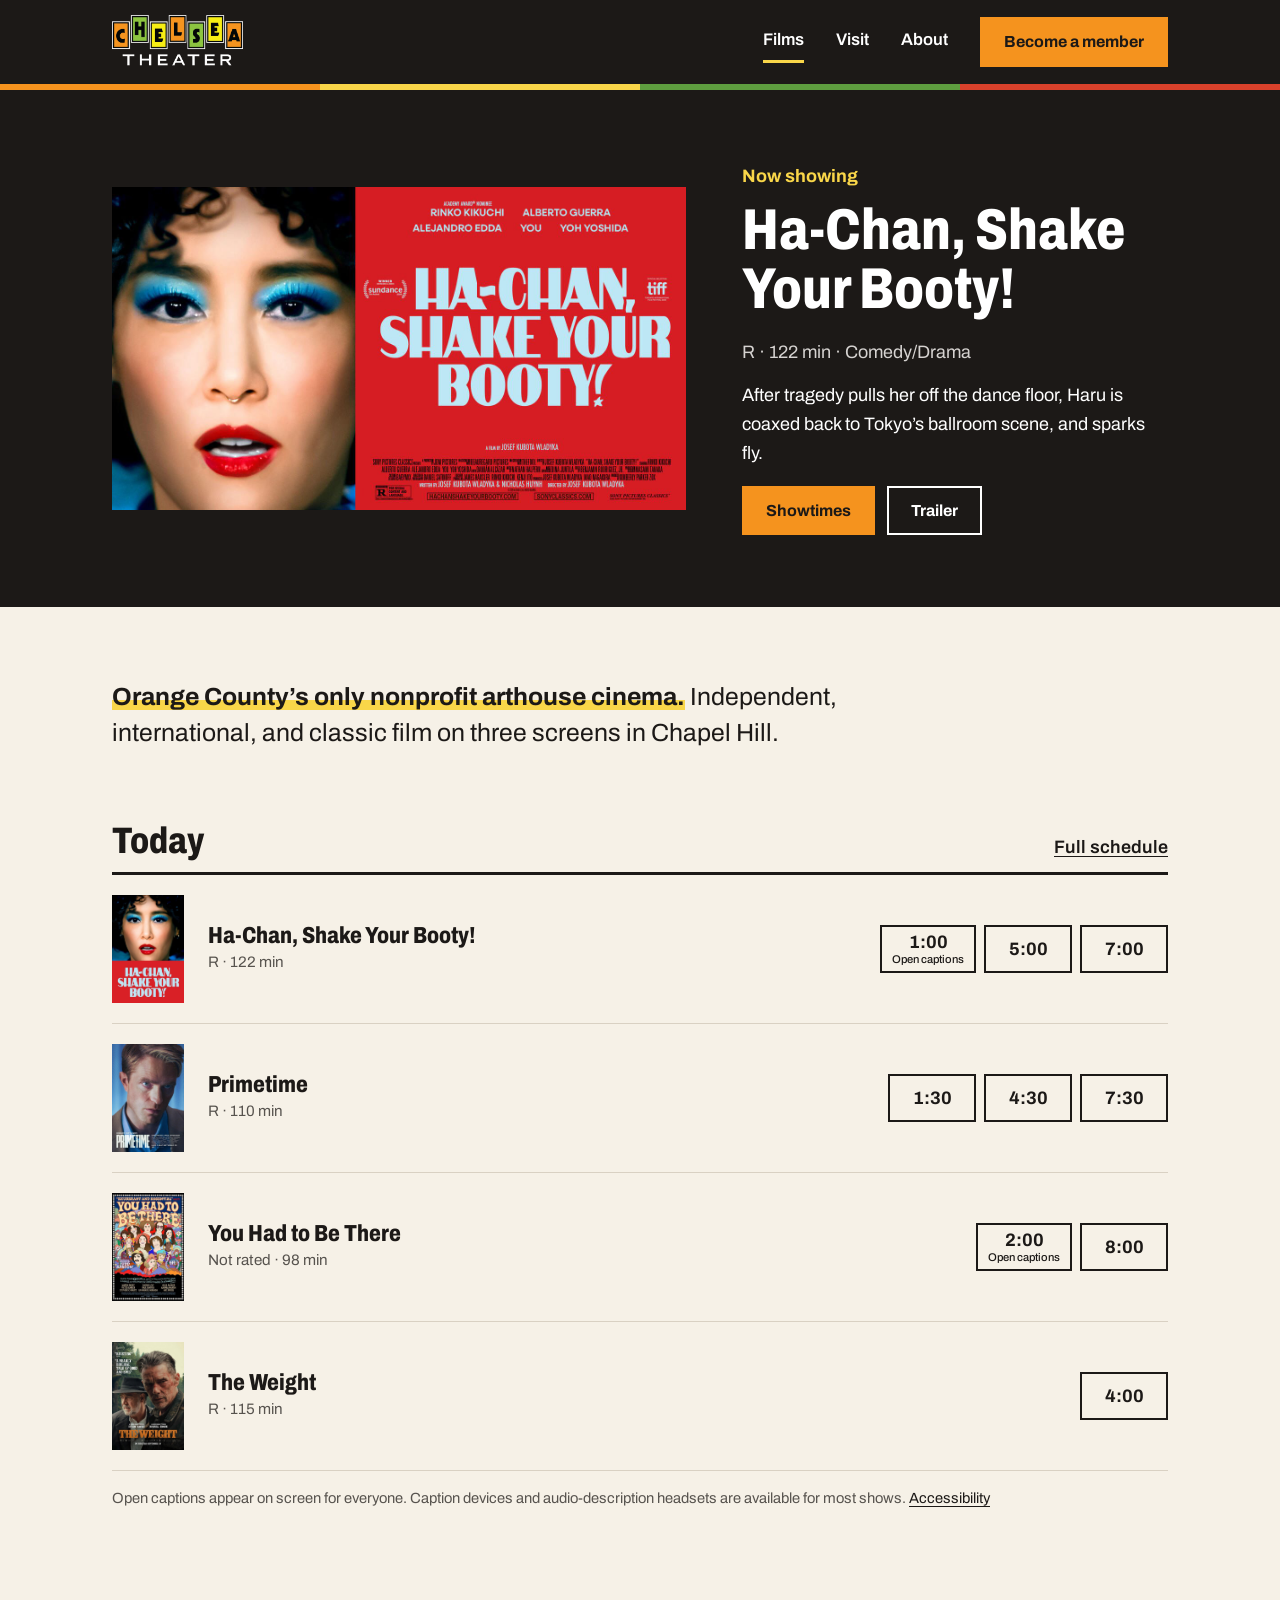
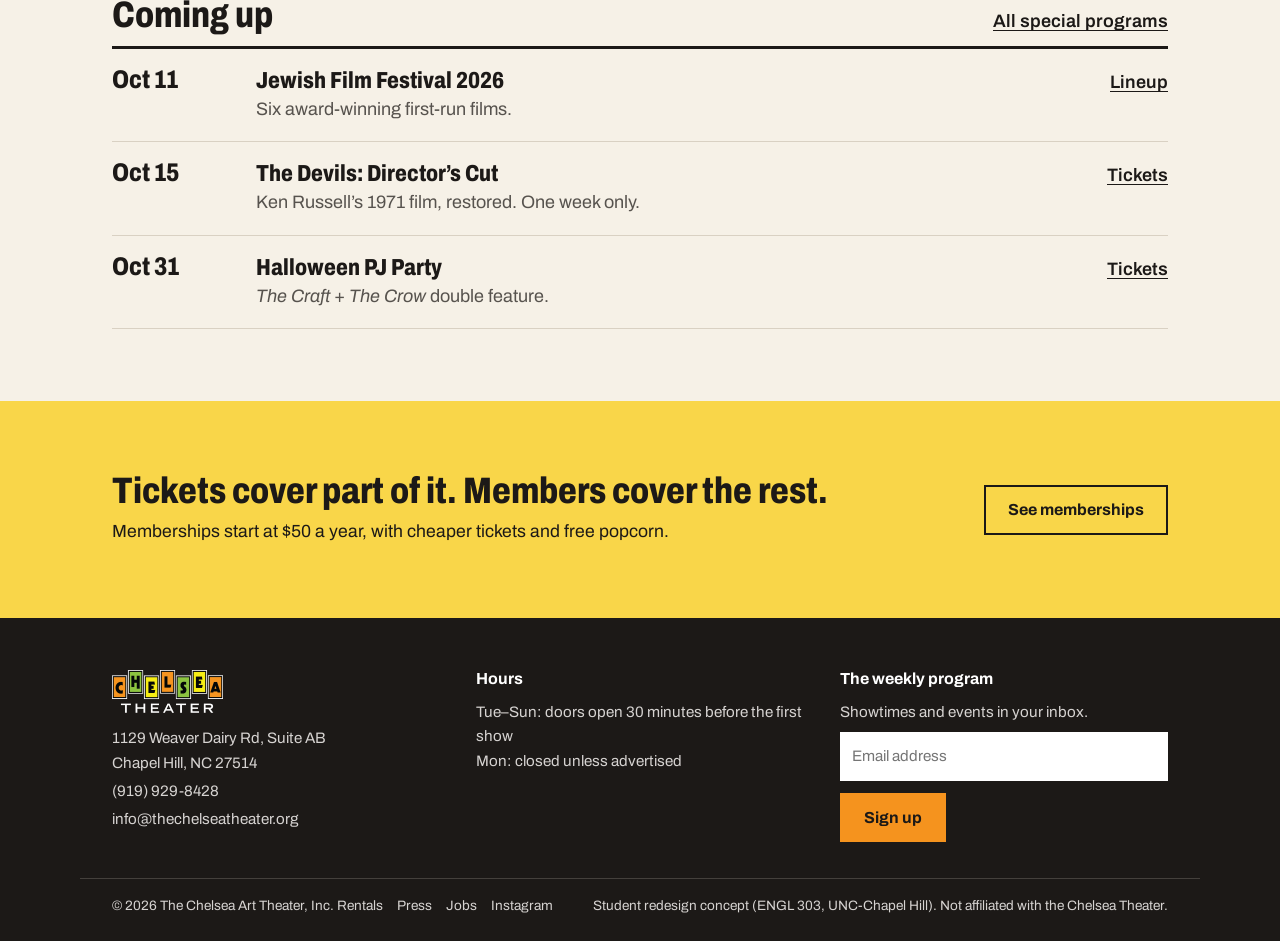
<file: index.html>
<!DOCTYPE html>
<html lang="en">
<head>
<meta charset="utf-8">
<meta name="viewport" content="width=device-width, initial-scale=1">
<title>Films | The Chelsea Theater (redesign concept)</title>
<meta name="description" content="Student redesign concept for the Chelsea Theater website, Chapel Hill's nonprofit arthouse cinema.">
<link rel="preconnect" href="https://fonts.googleapis.com">
<link rel="preconnect" href="https://fonts.gstatic.com" crossorigin>
<link href="https://fonts.googleapis.com/css2?family=Archivo:wdth,wght@62..125,400..800&display=swap" rel="stylesheet">
<link rel="stylesheet" href="style.css?v=6">
</head>
<body>
<a class="skip" href="#main">Skip to main content</a>
<header>
  <div class="wrap">
    <a class="logo" href="index.html"><img src="images/logo.png" alt="The Chelsea Theater, home"></a>
    <nav aria-label="Main"><a href="index.html" aria-current="page">Films</a><a href="visit.html">Visit</a><a href="story.html">About</a></nav>
    <a class="btn btn-primary" href="support.html">Become a member</a>
  </div>
  <div class="marquee" aria-hidden="true"><span></span><span></span><span></span><span></span></div>
</header>
<main id="main">

<section class="feature on-dark">
  <div class="wrap">
    <img src="images/hachan-wide.jpg" alt="Rinko Kikuchi in Ha-Chan, Shake Your Booty!">
    <div>
      <div class="kicker">Now showing</div>
      <h1>Ha-Chan, Shake Your Booty!</h1>
      <div class="facts">R &middot; 122 min &middot; Comedy/Drama</div>
      <p>After tragedy pulls her off the dance floor, Haru is coaxed back to Tokyo&rsquo;s ballroom scene, and sparks fly.</p>
      <div class="actions"><a class="btn btn-primary" href="#showtimes">Showtimes</a><a class="btn btn-plain" href="#">Trailer</a></div>
    </div>
  </div>
</section>

<section>
  <div class="wrap"><p class="statement"><strong>Orange County&rsquo;s only nonprofit arthouse cinema.</strong> Independent, international, and classic film on three screens in Chapel Hill.</p></div>
</section>

<section id="showtimes" class="flush">
  <div class="wrap">
    <div class="head-row"><h2>Today</h2><a href="#">Full schedule</a></div>
    
    <article class="film">
      <img src="images/hachan.jpg" alt="Poster for Ha-Chan, Shake Your Booty!">
      <div><h3>Ha-Chan, Shake Your Booty!</h3><div class="facts">R &middot; 122 min</div></div>
      <div class="times"><a class="time" href="#">1:00<small>Open captions</small></a><a class="time" href="#">5:00</a><a class="time" href="#">7:00</a></div>
    </article>
    
    <article class="film">
      <img src="images/primetime.jpg" alt="Poster for Primetime">
      <div><h3>Primetime</h3><div class="facts">R &middot; 110 min</div></div>
      <div class="times"><a class="time" href="#">1:30</a><a class="time" href="#">4:30</a><a class="time" href="#">7:30</a></div>
    </article>
    
    <article class="film">
      <img src="images/yhtbt.jpg" alt="Poster for You Had to Be There">
      <div><h3>You Had to Be There</h3><div class="facts">Not rated &middot; 98 min</div></div>
      <div class="times"><a class="time" href="#">2:00<small>Open captions</small></a><a class="time" href="#">8:00</a></div>
    </article>
    
    <article class="film">
      <img src="images/weight.jpg" alt="Poster for The Weight">
      <div><h3>The Weight</h3><div class="facts">R &middot; 115 min</div></div>
      <div class="times"><a class="time" href="#">4:00</a></div>
    </article>
    <p class="key">Open captions appear on screen for everyone. Caption devices and audio-description headsets are available for most shows. <a href="visit.html#access">Accessibility</a></p>
  </div>
</section>

<section class="flush">
  <div class="wrap">
    <div class="head-row"><h2>Coming up</h2><a href="#">All special programs</a></div>
    
    <article class="event"><div class="date">Oct 11</div><div><h3>Jewish Film Festival 2026</h3><p>Six award-winning first-run films.</p></div><a href="#">Lineup</a></article>
    
    <article class="event"><div class="date">Oct 15</div><div><h3>The Devils: Director&rsquo;s Cut</h3><p>Ken Russell&rsquo;s 1971 film, restored. One week only.</p></div><a href="#">Tickets</a></article>
    
    <article class="event"><div class="date">Oct 31</div><div><h3>Halloween PJ Party</h3><p><em>The Craft</em> + <em>The Crow</em> double feature.</p></div><a href="#">Tickets</a></article>
  </div>
</section>

<section class="band">
  <div class="wrap">
    <div><h2>Tickets cover part of it. Members cover the rest.</h2><p>Memberships start at $50 a year, with cheaper tickets and free popcorn.</p></div>
    <a class="btn btn-plain" href="support.html">See memberships</a>
  </div>
</section>

</main>
<footer>
  <div class="wrap">
    <div>
      <a class="logo" href="index.html"><img src="images/logo.png" alt="The Chelsea Theater, home"></a>
      <p style="margin:0">1129 Weaver Dairy Rd, Suite AB<br>Chapel Hill, NC 27514</p>
      <a href="tel:+19199298428">(919) 929-8428</a>
      <a href="mailto:info@thechelseatheater.org">info@thechelseatheater.org</a>
    </div>
    <div>
      <h4>Hours</h4>
      <p style="margin:0">Tue&ndash;Sun: doors open 30 minutes before the first show<br>Mon: closed unless advertised</p>
    </div>
    <div>
      <h4>The weekly program</h4>
      <label for="email">Showtimes and events in your inbox.</label>
      <input id="email" type="email" placeholder="Email address" autocomplete="email">
      <a class="btn btn-primary" href="#">Sign up</a>
    </div>
  </div>
  <div class="wrap fine"><span>&copy; 2026 The Chelsea Art Theater, Inc. <a href="#">Rentals</a><a href="#">Press</a><a href="#">Jobs</a><a href="#">Instagram</a></span><span>Student redesign concept (ENGL 303, UNC-Chapel Hill). Not affiliated with the Chelsea Theater.</span></div>
</footer>
</body>
</html>
</file>
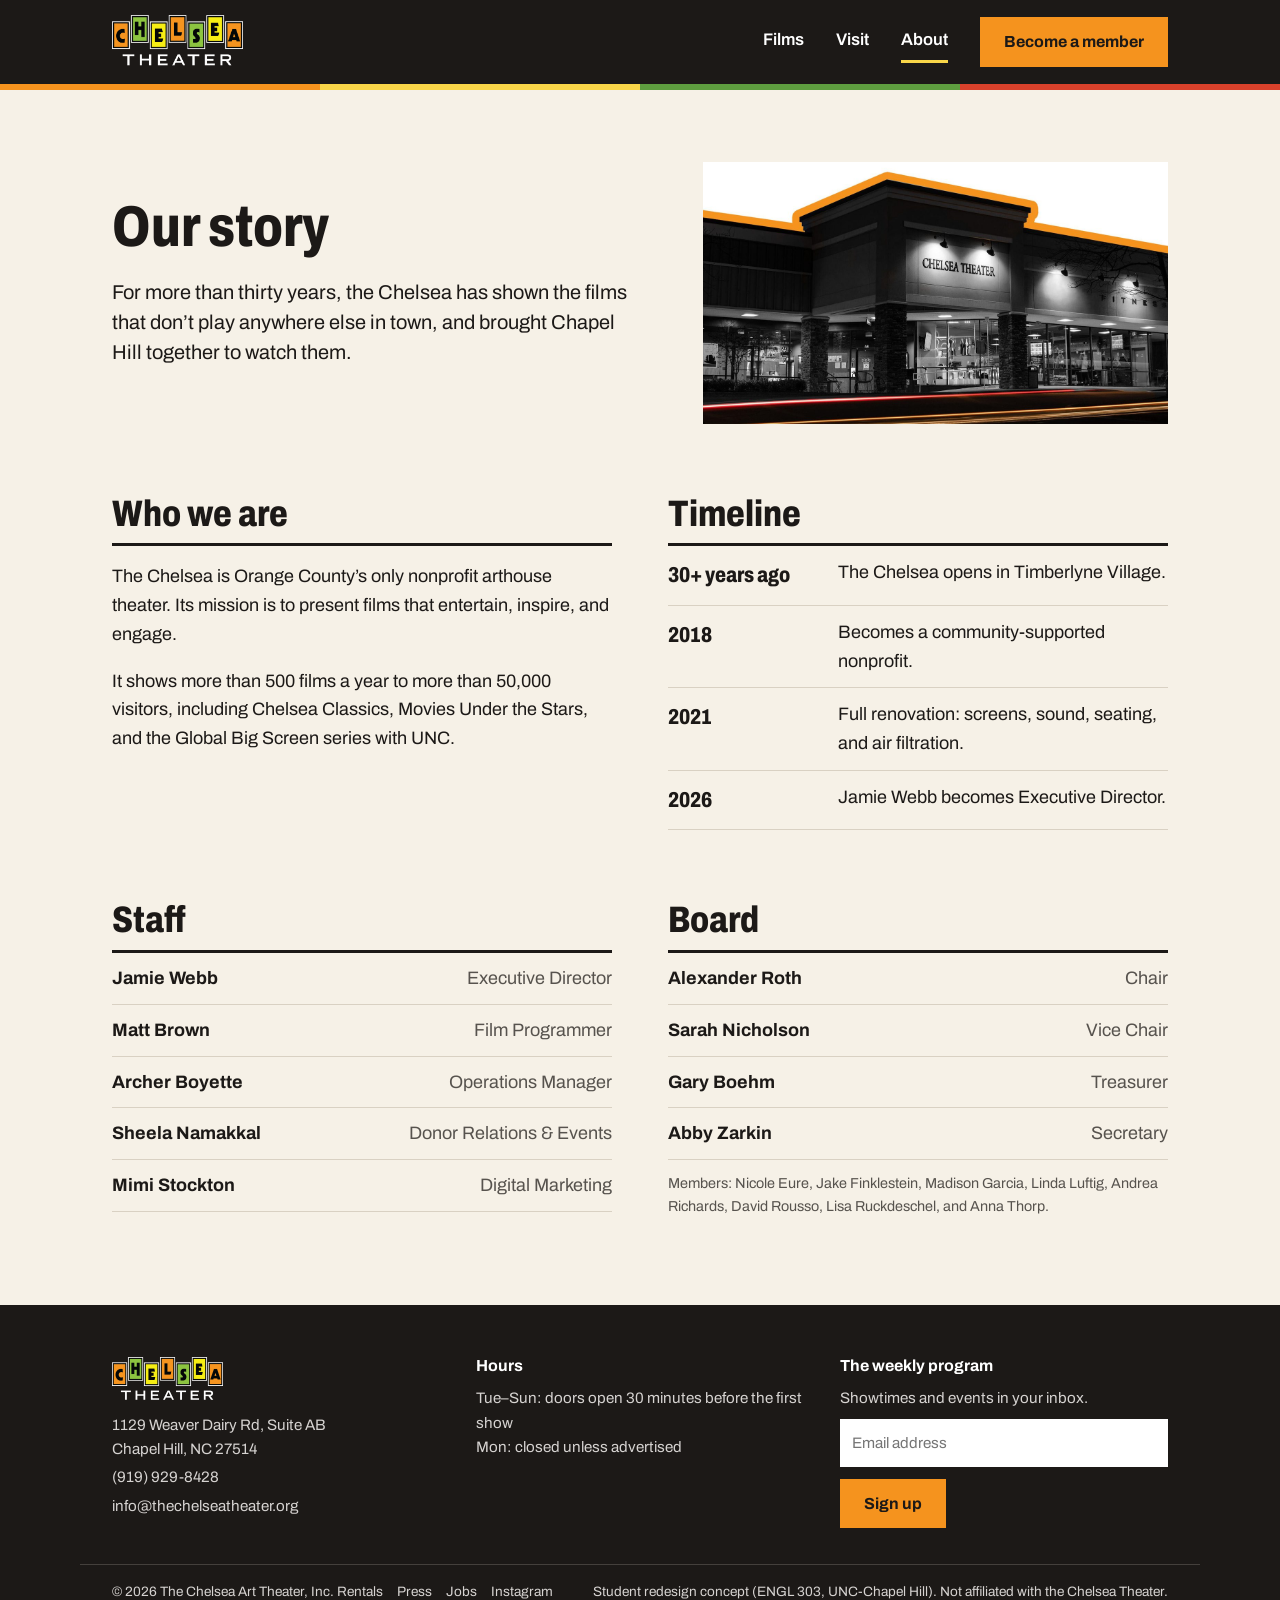
<file: story.html>
<!DOCTYPE html>
<html lang="en">
<head>
<meta charset="utf-8">
<meta name="viewport" content="width=device-width, initial-scale=1">
<title>Our Story | The Chelsea Theater (redesign concept)</title>
<meta name="description" content="Student redesign concept for the Chelsea Theater website, Chapel Hill's nonprofit arthouse cinema.">
<link rel="preconnect" href="https://fonts.googleapis.com">
<link rel="preconnect" href="https://fonts.gstatic.com" crossorigin>
<link href="https://fonts.googleapis.com/css2?family=Archivo:wdth,wght@62..125,400..800&display=swap" rel="stylesheet">
<link rel="stylesheet" href="style.css?v=6">
</head>
<body>
<a class="skip" href="#main">Skip to main content</a>
<header>
  <div class="wrap">
    <a class="logo" href="index.html"><img src="images/logo.png" alt="The Chelsea Theater, home"></a>
    <nav aria-label="Main"><a href="index.html">Films</a><a href="visit.html">Visit</a><a href="story.html" aria-current="page">About</a></nav>
    <a class="btn btn-primary" href="support.html">Become a member</a>
  </div>
  <div class="marquee" aria-hidden="true"><span></span><span></span><span></span><span></span></div>
</header>
<main id="main">

<section class="opener">
  <div class="wrap">
    <div>
      <h1>Our story</h1>
      <p class="lede">For more than thirty years, the Chelsea has shown the films that don&rsquo;t play anywhere else in town, and brought Chapel Hill together to watch them.</p>
    </div>
    <img src="images/theater.jpg" alt="The Chelsea Theater building in Timberlyne Village">
  </div>
</section>

<section class="flush">
  <div class="wrap two">
    <div>
      <div class="head-row"><h2>Who we are</h2></div>
      <p style="margin-top:16px">The Chelsea is Orange County&rsquo;s only nonprofit arthouse theater. Its mission is to present films that entertain, inspire, and engage.</p>
      <p>It shows more than 500 films a year to more than 50,000 visitors, including Chelsea Classics, Movies Under the Stars, and the Global Big Screen series with UNC.</p>
    </div>
    <div>
      <div class="head-row"><h2>Timeline</h2></div>
      <dl class="years">
        <div><dt>30+ years ago</dt><dd>The Chelsea opens in Timberlyne Village.</dd></div>
        <div><dt>2018</dt><dd>Becomes a community-supported nonprofit.</dd></div>
        <div><dt>2021</dt><dd>Full renovation: screens, sound, seating, and air filtration.</dd></div>
        <div><dt>2026</dt><dd>Jamie Webb becomes Executive Director.</dd></div>
      </dl>
    </div>
  </div>
</section>

<section class="flush">
  <div class="wrap two">
    <div>
      <div class="head-row"><h2>Staff</h2></div>
      <div class="people"><div><b>Jamie Webb</b><span class="muted">Executive Director</span></div><div><b>Matt Brown</b><span class="muted">Film Programmer</span></div><div><b>Archer Boyette</b><span class="muted">Operations Manager</span></div><div><b>Sheela Namakkal</b><span class="muted">Donor Relations &amp; Events</span></div><div><b>Mimi Stockton</b><span class="muted">Digital Marketing</span></div></div>
    </div>
    <div>
      <div class="head-row"><h2>Board</h2></div>
      <div class="people"><div><b>Alexander Roth</b><span class="muted">Chair</span></div><div><b>Sarah Nicholson</b><span class="muted">Vice Chair</span></div><div><b>Gary Boehm</b><span class="muted">Treasurer</span></div><div><b>Abby Zarkin</b><span class="muted">Secretary</span></div></div>
      <p class="small muted" style="margin-top:12px">Members: Nicole Eure, Jake Finklestein, Madison Garcia, Linda Luftig, Andrea Richards, David Rousso, Lisa Ruckdeschel, and Anna Thorp.</p>
    </div>
  </div>
</section>

</main>
<footer>
  <div class="wrap">
    <div>
      <a class="logo" href="index.html"><img src="images/logo.png" alt="The Chelsea Theater, home"></a>
      <p style="margin:0">1129 Weaver Dairy Rd, Suite AB<br>Chapel Hill, NC 27514</p>
      <a href="tel:+19199298428">(919) 929-8428</a>
      <a href="mailto:info@thechelseatheater.org">info@thechelseatheater.org</a>
    </div>
    <div>
      <h4>Hours</h4>
      <p style="margin:0">Tue&ndash;Sun: doors open 30 minutes before the first show<br>Mon: closed unless advertised</p>
    </div>
    <div>
      <h4>The weekly program</h4>
      <label for="email">Showtimes and events in your inbox.</label>
      <input id="email" type="email" placeholder="Email address" autocomplete="email">
      <a class="btn btn-primary" href="#">Sign up</a>
    </div>
  </div>
  <div class="wrap fine"><span>&copy; 2026 The Chelsea Art Theater, Inc. <a href="#">Rentals</a><a href="#">Press</a><a href="#">Jobs</a><a href="#">Instagram</a></span><span>Student redesign concept (ENGL 303, UNC-Chapel Hill). Not affiliated with the Chelsea Theater.</span></div>
</footer>
</body>
</html>
</file>
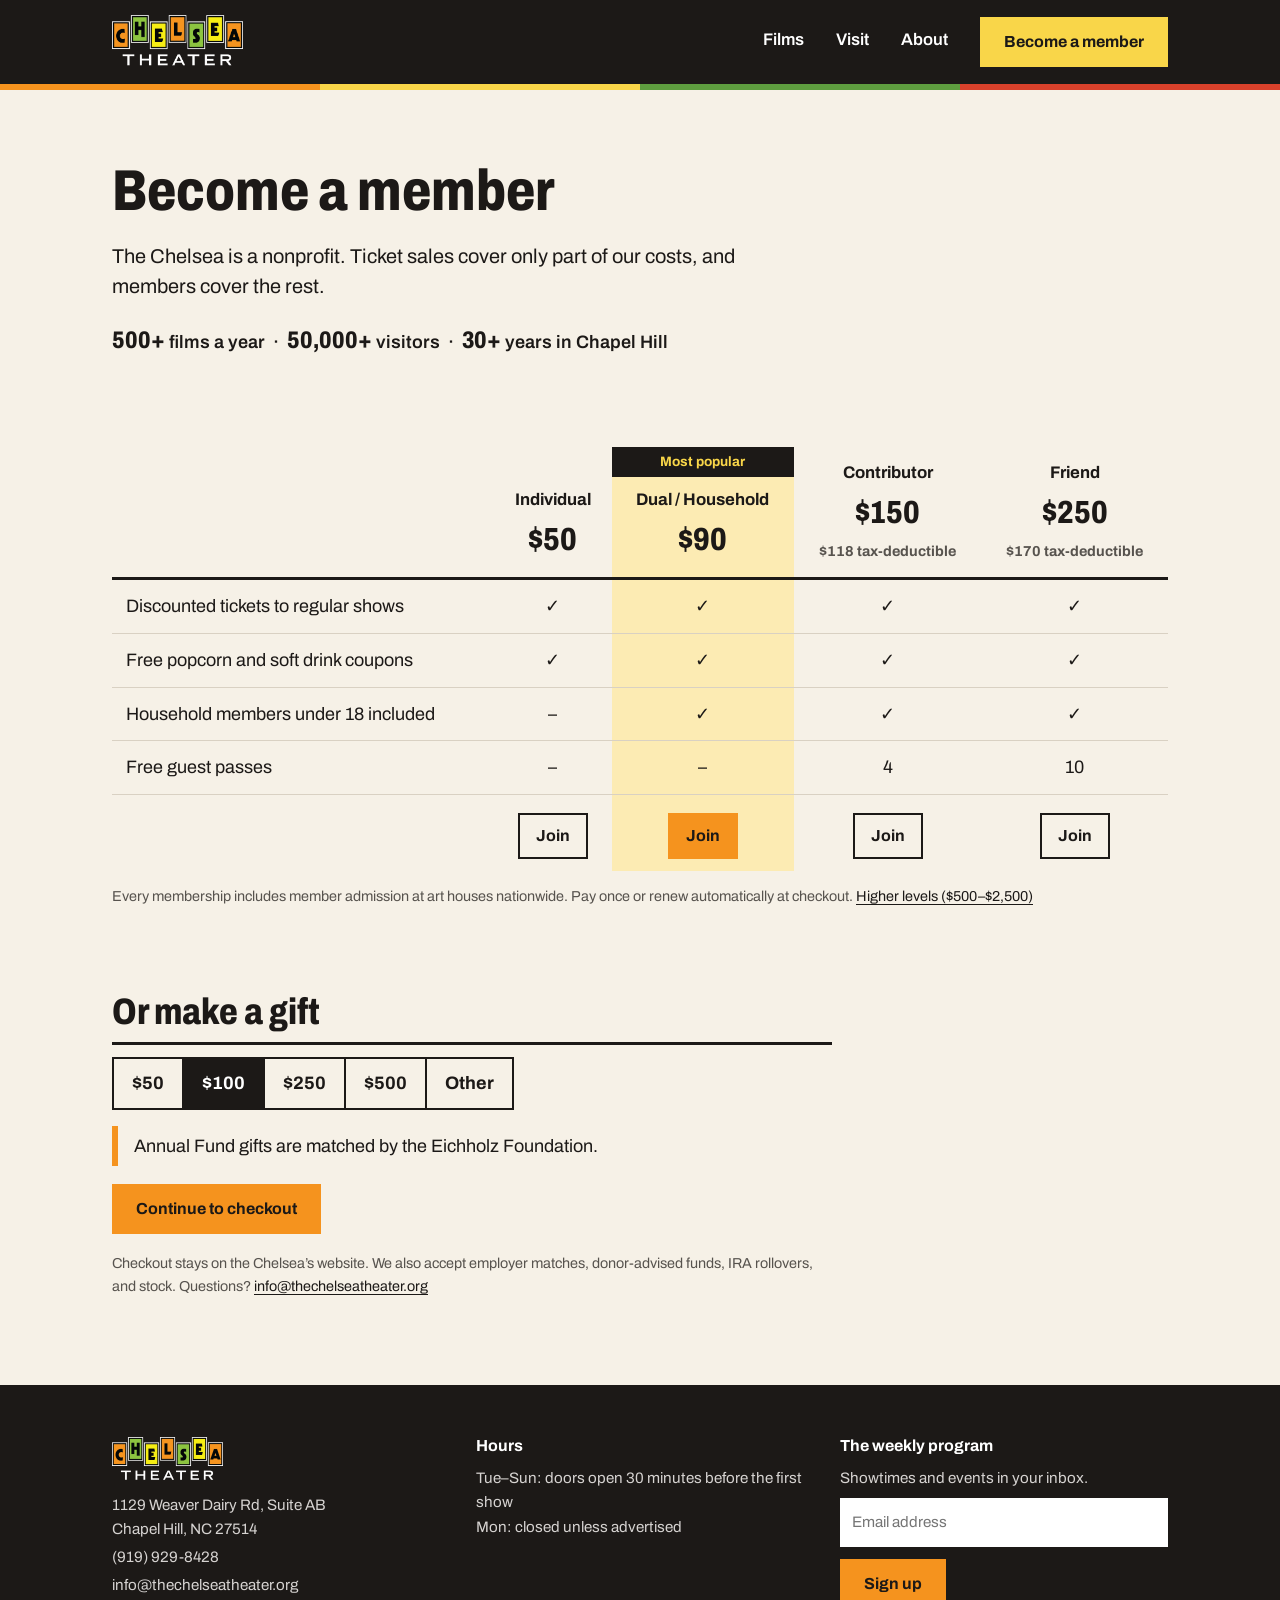
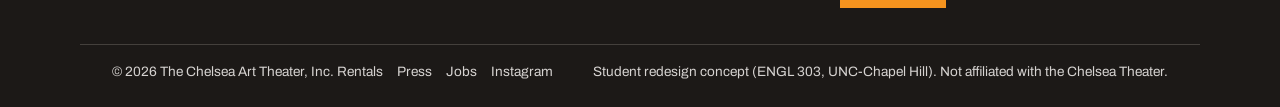
<file: support.html>
<!DOCTYPE html>
<html lang="en">
<head>
<meta charset="utf-8">
<meta name="viewport" content="width=device-width, initial-scale=1">
<title>Become a Member | The Chelsea Theater (redesign concept)</title>
<meta name="description" content="Student redesign concept for the Chelsea Theater website, Chapel Hill's nonprofit arthouse cinema.">
<link rel="preconnect" href="https://fonts.googleapis.com">
<link rel="preconnect" href="https://fonts.gstatic.com" crossorigin>
<link href="https://fonts.googleapis.com/css2?family=Archivo:wdth,wght@62..125,400..800&display=swap" rel="stylesheet">
<link rel="stylesheet" href="style.css?v=6">
</head>
<body>
<a class="skip" href="#main">Skip to main content</a>
<header>
  <div class="wrap">
    <a class="logo" href="index.html"><img src="images/logo.png" alt="The Chelsea Theater, home"></a>
    <nav aria-label="Main"><a href="index.html">Films</a><a href="visit.html">Visit</a><a href="story.html">About</a></nav>
    <a class="btn btn-primary" href="support.html" aria-current="page">Become a member</a>
  </div>
  <div class="marquee" aria-hidden="true"><span></span><span></span><span></span><span></span></div>
</header>
<main id="main">

<section class="opener solo">
  <div class="wrap">
    <h1>Become a member</h1>
    <p class="lede">The Chelsea is a nonprofit. Ticket sales cover only part of our costs, and members cover the rest.</p>
    <p class="figures"><b>500+</b> films a year &nbsp;&middot;&nbsp; <b>50,000+</b> visitors &nbsp;&middot;&nbsp; <b>30+</b> years in Chapel Hill</p>
  </div>
</section>

<section id="join" class="flush">
  <div class="wrap">
    <div class="table-scroll">
      <table class="tiers">
        <thead><tr>
          <th scope="col"><span class="sr">Benefit</span></th>
          <th scope="col">Individual<span class="price">$50</span></th>
          <th scope="col" class="popular"><span class="ribbon">Most popular</span>Dual / Household<span class="price">$90</span></th>
          <th scope="col">Contributor<span class="price">$150</span><span class="small muted">$118 tax-deductible</span></th>
          <th scope="col">Friend<span class="price">$250</span><span class="small muted">$170 tax-deductible</span></th>
        </tr></thead>
        <tbody><tr><td>Discounted tickets to regular shows</td><td><span aria-label="Included">&#10003;</span></td><td class="popular"><span aria-label="Included">&#10003;</span></td><td><span aria-label="Included">&#10003;</span></td><td><span aria-label="Included">&#10003;</span></td></tr><tr><td>Free popcorn and soft drink coupons</td><td><span aria-label="Included">&#10003;</span></td><td class="popular"><span aria-label="Included">&#10003;</span></td><td><span aria-label="Included">&#10003;</span></td><td><span aria-label="Included">&#10003;</span></td></tr><tr><td>Household members under 18 included</td><td><span aria-label="Not included">&ndash;</span></td><td class="popular"><span aria-label="Included">&#10003;</span></td><td><span aria-label="Included">&#10003;</span></td><td><span aria-label="Included">&#10003;</span></td></tr><tr><td>Free guest passes</td><td>&ndash;</td><td class="popular">&ndash;</td><td>4</td><td>10</td></tr></tbody>
        <tfoot><tr><td></td>
          <td><a class="btn btn-plain" href="#">Join</a></td><td class="popular"><a class="btn btn-primary" href="#">Join</a></td><td><a class="btn btn-plain" href="#">Join</a></td><td><a class="btn btn-plain" href="#">Join</a></td></tr></tfoot>
      </table>
    </div>
    <p class="small muted" style="margin-top:14px">Every membership includes member admission at art houses nationwide. Pay once or renew automatically at checkout. <a href="#">Higher levels ($500&ndash;$2,500)</a></p>
  </div>
</section>

<section id="give" class="flush">
  <div class="wrap"><div class="narrow">
    <div class="head-row"><h2>Or make a gift</h2></div>
    <div class="amounts"><span>$50</span><span class="on">$100</span><span>$250</span><span>$500</span><span>Other</span></div>
    <p class="note">Annual Fund gifts are matched by the Eichholz Foundation.</p>
    <a class="btn btn-primary" href="#">Continue to checkout</a>
    <p class="small muted" style="margin-top:18px">Checkout stays on the Chelsea&rsquo;s website. We also accept employer matches, donor-advised funds, IRA rollovers, and stock. Questions? <a href="mailto:info@thechelseatheater.org">info@thechelseatheater.org</a></p>
  </div></div>
</section>

</main>
<footer>
  <div class="wrap">
    <div>
      <a class="logo" href="index.html"><img src="images/logo.png" alt="The Chelsea Theater, home"></a>
      <p style="margin:0">1129 Weaver Dairy Rd, Suite AB<br>Chapel Hill, NC 27514</p>
      <a href="tel:+19199298428">(919) 929-8428</a>
      <a href="mailto:info@thechelseatheater.org">info@thechelseatheater.org</a>
    </div>
    <div>
      <h4>Hours</h4>
      <p style="margin:0">Tue&ndash;Sun: doors open 30 minutes before the first show<br>Mon: closed unless advertised</p>
    </div>
    <div>
      <h4>The weekly program</h4>
      <label for="email">Showtimes and events in your inbox.</label>
      <input id="email" type="email" placeholder="Email address" autocomplete="email">
      <a class="btn btn-primary" href="#">Sign up</a>
    </div>
  </div>
  <div class="wrap fine"><span>&copy; 2026 The Chelsea Art Theater, Inc. <a href="#">Rentals</a><a href="#">Press</a><a href="#">Jobs</a><a href="#">Instagram</a></span><span>Student redesign concept (ENGL 303, UNC-Chapel Hill). Not affiliated with the Chelsea Theater.</span></div>
</footer>
</body>
</html>
</file>
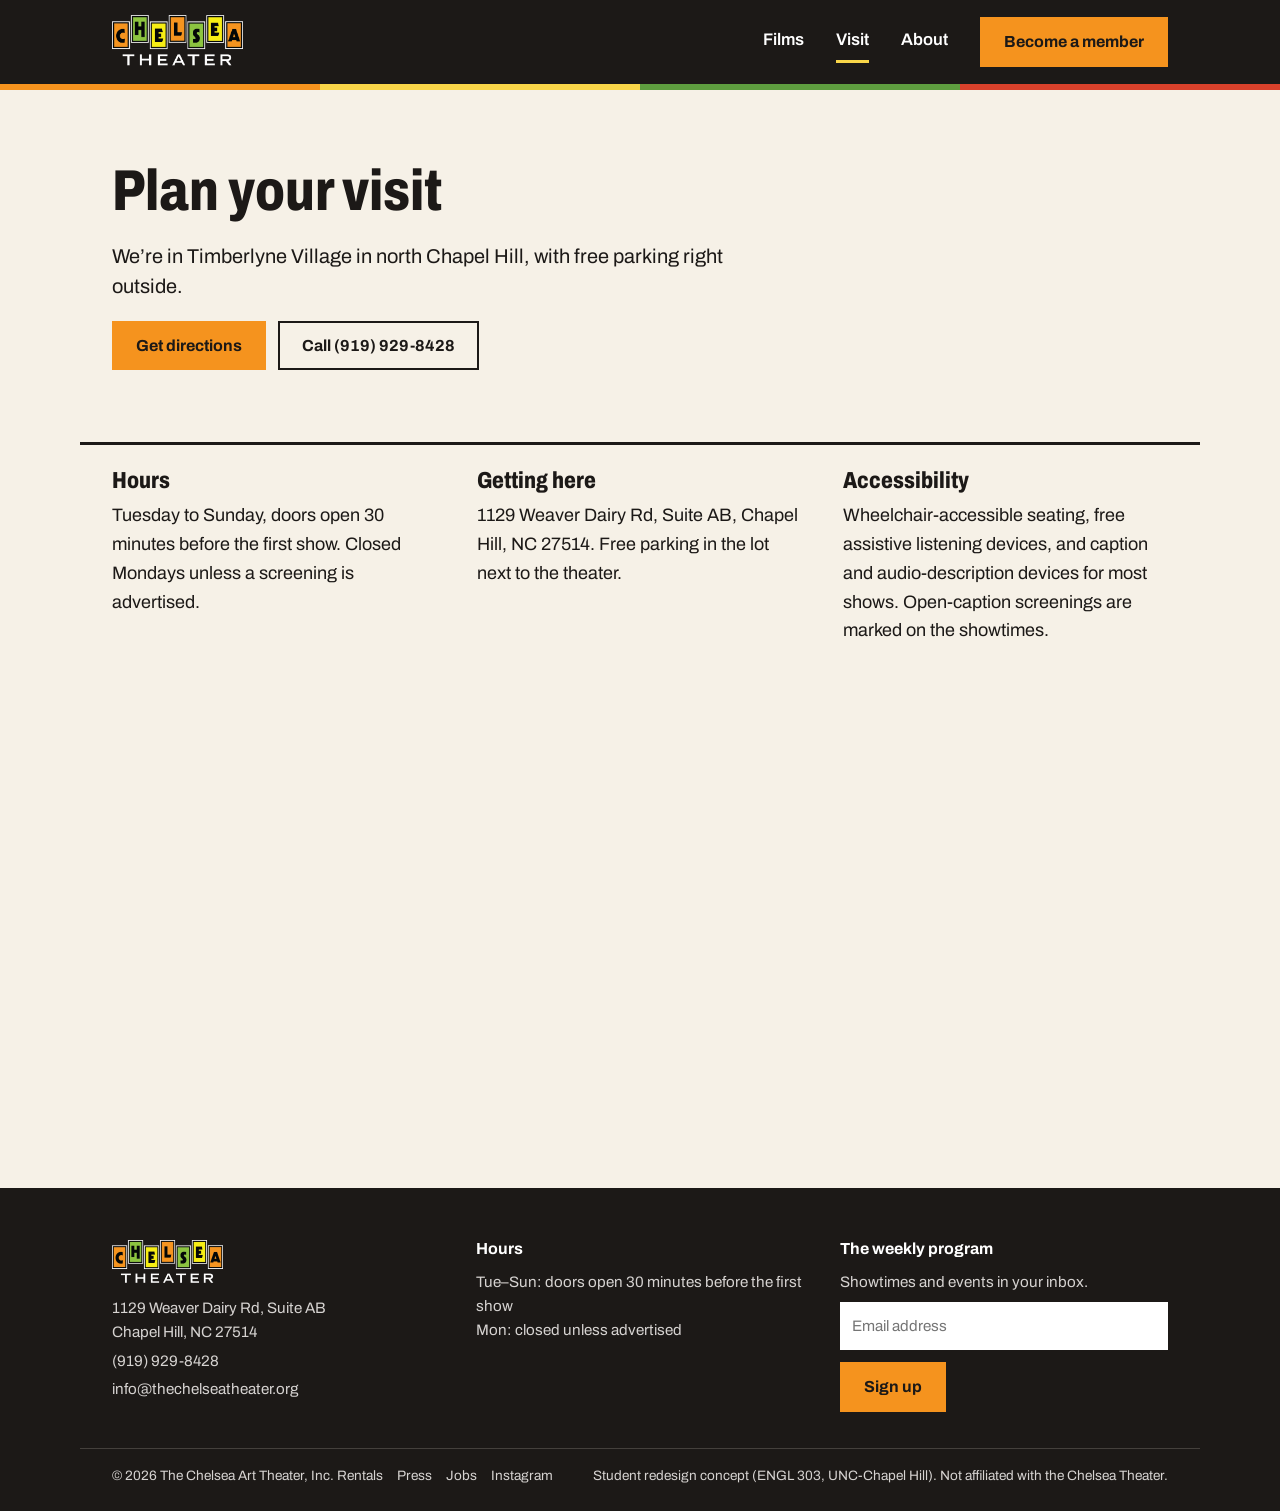
<file: visit.html>
<!DOCTYPE html>
<html lang="en">
<head>
<meta charset="utf-8">
<meta name="viewport" content="width=device-width, initial-scale=1">
<title>Plan Your Visit | The Chelsea Theater (redesign concept)</title>
<meta name="description" content="Student redesign concept for the Chelsea Theater website, Chapel Hill's nonprofit arthouse cinema.">
<link rel="preconnect" href="https://fonts.googleapis.com">
<link rel="preconnect" href="https://fonts.gstatic.com" crossorigin>
<link href="https://fonts.googleapis.com/css2?family=Archivo:wdth,wght@62..125,400..800&display=swap" rel="stylesheet">
<link rel="stylesheet" href="style.css?v=6">
</head>
<body>
<a class="skip" href="#main">Skip to main content</a>
<header>
  <div class="wrap">
    <a class="logo" href="index.html"><img src="images/logo.png" alt="The Chelsea Theater, home"></a>
    <nav aria-label="Main"><a href="index.html">Films</a><a href="visit.html" aria-current="page">Visit</a><a href="story.html">About</a></nav>
    <a class="btn btn-primary" href="support.html">Become a member</a>
  </div>
  <div class="marquee" aria-hidden="true"><span></span><span></span><span></span><span></span></div>
</header>
<main id="main">

<section class="opener solo">
  <div class="wrap">
    <h1>Plan your visit</h1>
    <p class="lede">We&rsquo;re in Timberlyne Village in north Chapel Hill, with free parking right outside.</p>
    <div class="actions"><a class="btn btn-primary" href="#">Get directions</a><a class="btn btn-plain" href="tel:+19199298428">Call (919) 929-8428</a></div>
  </div>
</section>
<section class="flush">
  <div class="wrap facts-grid">
    <div><h3>Hours</h3><p>Tuesday to Sunday, doors open 30 minutes before the first show. Closed Mondays unless a screening is advertised.</p></div>
    <div><h3>Getting here</h3><p>1129 Weaver Dairy Rd, Suite AB, Chapel Hill, NC 27514. Free parking in the lot next to the theater.</p></div>
    <div id="access"><h3>Accessibility</h3><p>Wheelchair-accessible seating, free assistive listening devices, and caption and audio-description devices for most shows. Open-caption screenings are marked on the showtimes.</p></div>
  </div>
</section>
<section class="flush">
  <div class="wrap">
    <iframe class="map" title="Map to the Chelsea Theater" loading="lazy" src="https://www.google.com/maps?q=Chelsea+Theater,+1129+Weaver+Dairy+Rd,+Chapel+Hill,+NC+27514&output=embed"></iframe>
  </div>
</section>

</main>
<footer>
  <div class="wrap">
    <div>
      <a class="logo" href="index.html"><img src="images/logo.png" alt="The Chelsea Theater, home"></a>
      <p style="margin:0">1129 Weaver Dairy Rd, Suite AB<br>Chapel Hill, NC 27514</p>
      <a href="tel:+19199298428">(919) 929-8428</a>
      <a href="mailto:info@thechelseatheater.org">info@thechelseatheater.org</a>
    </div>
    <div>
      <h4>Hours</h4>
      <p style="margin:0">Tue&ndash;Sun: doors open 30 minutes before the first show<br>Mon: closed unless advertised</p>
    </div>
    <div>
      <h4>The weekly program</h4>
      <label for="email">Showtimes and events in your inbox.</label>
      <input id="email" type="email" placeholder="Email address" autocomplete="email">
      <a class="btn btn-primary" href="#">Sign up</a>
    </div>
  </div>
  <div class="wrap fine"><span>&copy; 2026 The Chelsea Art Theater, Inc. <a href="#">Rentals</a><a href="#">Press</a><a href="#">Jobs</a><a href="#">Instagram</a></span><span>Student redesign concept (ENGL 303, UNC-Chapel Hill). Not affiliated with the Chelsea Theater.</span></div>
</footer>
</body>
</html>
</file>
<file: style.css>
/* Chelsea Theater redesign mockup. One stylesheet, no frameworks.
   One type family (Archivo): condensed bold for headings, regular width for reading.
   Flat, ruled layout like a printed film program. Colors come from the marquee logo.
   All text/background pairs meet WCAG AA (4.5:1). */
:root {
  --paper: #F6F1E7;
  --ink: #1C1917;
  --muted: #57534E;
  --soft-rule: #D9D1C3;
  --orange: #F5931E;
  --yellow: #F9D649;
  --green: #5E9E3F;
  --red: #D9412B;
  --font: "Archivo", "Helvetica Neue", Arial, sans-serif;
}
* { box-sizing: border-box; }
body { margin: 0; background: var(--paper); color: var(--ink); font: 400 18px/1.6 var(--font); font-stretch: 100%; }
h1, h2, h3, .cond { font-family: var(--font); font-stretch: 80%; font-weight: 800; line-height: 1.02; margin: 0 0 .35em; }
h1 { font-size: 3.6rem; }
h2 { font-size: 2.3rem; }
h3 { font-size: 1.45rem; }
p { margin: 0 0 1em; }
a { color: var(--ink); text-underline-offset: 3px; }
img { max-width: 100%; display: block; }
:focus-visible { outline: 3px solid var(--orange); outline-offset: 3px; }
.wrap { max-width: 1120px; margin: 0 auto; padding: 0 32px; }
section { padding: 72px 0; }
.flush { padding-top: 0; }
.muted { color: var(--muted); }
.small { font-size: .9rem; }
.sr { position: absolute; width: 1px; height: 1px; overflow: hidden; clip: rect(0 0 0 0); white-space: nowrap; }
.skip { position: absolute; left: -999px; }
.skip:focus { left: 12px; top: 12px; background: var(--yellow); padding: 8px 12px; z-index: 20; }
.head-row { display: flex; justify-content: space-between; align-items: baseline; gap: 16px; flex-wrap: wrap; border-bottom: 3px solid var(--ink); padding-bottom: 10px; }
.head-row h2 { margin: 0; }
.head-row a { font-weight: 600; }


/* Header: logo, three page links, one member button */
header { background: var(--ink); }
header .wrap { display: flex; align-items: center; gap: 32px; min-height: 84px; }
header .logo img { height: 54px; width: auto; }
nav { display: flex; gap: 32px; margin-left: auto; }
nav a { color: #fff; text-decoration: none; font-weight: 600; font-size: 1.05rem; padding: 6px 0; border-bottom: 3px solid transparent; }
nav a:hover { border-bottom-color: #fff; }
nav a[aria-current] { border-bottom-color: var(--yellow); }
.marquee { display: grid; grid-template-columns: repeat(4, 1fr); height: 6px; }
.marquee span:nth-child(1) { background: var(--orange); }
.marquee span:nth-child(2) { background: var(--yellow); }
.marquee span:nth-child(3) { background: var(--green); }
.marquee span:nth-child(4) { background: var(--red); }

/* Buttons: flat and square */
.btn { display: inline-flex; align-items: center; min-height: 48px; padding: 10px 22px; font-weight: 700; font-size: 1rem; text-decoration: none; border: 2px solid var(--ink); white-space: nowrap; }
.btn-primary { background: var(--orange); color: var(--ink); border-color: var(--orange); }
.btn-primary:hover { background: var(--yellow); border-color: var(--yellow); }
.btn-plain { background: transparent; color: var(--ink); }
.btn-plain:hover { background: var(--ink); color: #fff; }
header .btn-primary[aria-current] { background: var(--yellow); border-color: var(--yellow); }
.on-dark .btn-plain { color: #fff; border-color: #fff; }
.on-dark .btn-plain:hover { background: #fff; color: var(--ink); }
.actions { display: flex; gap: 12px; flex-wrap: wrap; }

/* Home: featured film */
.feature { background: var(--ink); color: #fff; }
.feature .wrap { display: grid; grid-template-columns: 1.35fr 1fr; gap: 56px; align-items: center; }
.feature .kicker { color: var(--yellow); font-weight: 700; margin-bottom: 10px; }
.feature .facts { color: #D6D3D1; margin-bottom: 14px; }

/* Home: one-sentence identity */
.statement { font-size: 1.55rem; line-height: 1.45; max-width: 820px; margin: 0; }
.statement strong { background: linear-gradient(transparent 62%, var(--yellow) 62%); }

/* Showtimes: a printed listing */
.film { display: grid; grid-template-columns: 72px 1fr auto; gap: 24px; align-items: center; padding: 20px 0; border-bottom: 1px solid var(--soft-rule); }
.film img { width: 72px; aspect-ratio: 2 / 3; object-fit: cover; }
.film h3 { margin-bottom: 2px; }
.film .facts { color: var(--muted); font-size: .95rem; }
.times { display: flex; gap: 8px; flex-wrap: wrap; justify-content: flex-end; }
.time { display: inline-flex; flex-direction: column; align-items: center; justify-content: center; min-width: 88px; min-height: 48px; border: 2px solid var(--ink); font-weight: 700; text-decoration: none; padding: 4px 10px; line-height: 1.15; }
.time small { font-weight: 500; font-size: .7rem; }
.time:hover { background: var(--orange); border-color: var(--orange); }
.key { margin-top: 16px; font-size: .92rem; color: var(--muted); }

/* Home: coming up, as a plain calendar list */
.event { display: grid; grid-template-columns: 120px 1fr auto; gap: 24px; align-items: baseline; padding: 18px 0; border-bottom: 1px solid var(--soft-rule); }
.event .date { font-stretch: 80%; font-weight: 800; font-size: 1.6rem; line-height: 1; }
.event h3 { margin: 0 0 2px; }
.event p { margin: 0; color: var(--muted); }
.event a { font-weight: 600; }

/* Yellow call-to-action band */
.band { background: var(--yellow); }
.band .wrap { display: flex; justify-content: space-between; align-items: center; gap: 32px; flex-wrap: wrap; }
.band h2 { margin: 0 0 .2em; }
.band p { margin: 0; font-size: 1.1rem; }

/* Page openers (Membership, Visit, About) */
.opener .wrap { display: grid; grid-template-columns: 1.15fr 1fr; gap: 56px; align-items: center; }
.opener .lede { font-size: 1.25rem; line-height: 1.5; }
.opener img { width: 100%; aspect-ratio: 16 / 9; object-fit: cover; }
.opener.solo .wrap { grid-template-columns: 1fr; gap: 0; }
.opener.solo .lede { max-width: 640px; }
.narrow { max-width: 720px; }
.figures { font-weight: 600; margin: 0 0 16px; }
.figures b { font-stretch: 80%; font-weight: 800; font-size: 1.5rem; }

/* Membership comparison table */
.table-scroll { overflow-x: auto; }
table.tiers { width: 100%; border-collapse: collapse; min-width: 720px; }
.tiers th, .tiers td { padding: 12px 14px; border-bottom: 1px solid var(--soft-rule); text-align: center; }
.tiers th:first-child, .tiers td:first-child { text-align: left; }
.tiers thead th { font-weight: 700; font-size: 1.05rem; border-bottom: 3px solid var(--ink); vertical-align: bottom; }
.tiers .price { display: block; font-stretch: 80%; font-weight: 800; font-size: 2rem; }
.tiers .popular { background: #FCEBB3; }
.tiers .ribbon { display: block; font-size: .85rem; background: var(--ink); color: var(--yellow); margin: -12px -14px 10px; padding: 4px; }
.tiers tfoot td { border-bottom: 0; padding-top: 18px; }
.tiers .btn { padding: 8px 16px; min-height: 44px; }

/* Gift + lists */
.two { display: grid; grid-template-columns: 1fr 1fr; gap: 56px; }
.amounts { display: flex; flex-wrap: wrap; margin: 12px 0; }
.amounts span { border: 2px solid var(--ink); margin: 0 -2px -2px 0; padding: 10px 18px; font-weight: 700; }
.amounts .on { background: var(--ink); color: #fff; }
.note { border-left: 6px solid var(--orange); padding: 6px 0 6px 16px; margin: 18px 0; }
.ruled { list-style: none; padding: 0; margin: 0; }
.ruled li { padding: 12px 0; border-bottom: 1px solid var(--soft-rule); }

/* About */
.years { margin: 0; }
.years div { display: grid; grid-template-columns: 150px 1fr; gap: 20px; padding: 12px 0; border-bottom: 1px solid var(--soft-rule); }
.years dt { font-stretch: 80%; font-weight: 800; font-size: 1.35rem; }
.years dd { margin: 0; }
.programs { display: grid; grid-template-columns: repeat(3, 1fr); gap: 32px; margin-top: 24px; }
.programs img { width: 100%; aspect-ratio: 16 / 9; object-fit: cover; margin-bottom: 12px; }
.people div { display: flex; justify-content: space-between; gap: 16px; padding: 11px 0; border-bottom: 1px solid var(--soft-rule); }
.people b { font-weight: 700; }

/* Visit */
.facts-grid { display: grid; grid-template-columns: repeat(3, 1fr); gap: 40px; border-top: 3px solid var(--ink); padding-top: 24px; }
.map { width: 100%; height: 340px; border: 0; margin-top: 32px; }

/* Footer */
footer { background: var(--ink); color: #D6D3D1; font-size: .95rem; }
footer .wrap { display: grid; grid-template-columns: 1fr 1fr 1fr; gap: 36px; padding-top: 48px; padding-bottom: 32px; }
footer h4 { color: #fff; margin: 0 0 8px; font-size: 1rem; }
footer a { color: #D6D3D1; display: block; margin: 4px 0; text-decoration: none; }
footer a:hover { color: #fff; text-decoration: underline; }
footer .logo img { height: 46px; margin-bottom: 10px; }
footer input { width: 100%; padding: 12px; border: 0; margin: 8px 0; font: inherit; }
footer .fine { display: flex; justify-content: space-between; gap: 12px 24px; flex-wrap: wrap; border-top: 1px solid #44403C; padding-top: 16px; padding-bottom: 24px; font-size: .85rem; }
footer .fine a { display: inline; margin-right: 14px; }

/* Phones and narrow windows */
@media (max-width: 900px) {
  body { font-size: 17px; }
  h1 { font-size: 2.6rem; } h2 { font-size: 1.9rem; }
  section { padding: 48px 0; }
  .wrap { padding: 0 20px; }
  header .wrap { flex-wrap: wrap; gap: 10px 16px; min-height: 0; padding-top: 12px; padding-bottom: 10px; }
  header .logo img { height: 44px; }
  header .btn { margin-left: auto; min-height: 44px; padding: 8px 14px; font-size: .95rem; }
  nav { order: 3; width: 100%; margin-left: 0; gap: 28px; }
  .feature .wrap, .opener .wrap, .two { grid-template-columns: 1fr; gap: 24px; }
  .statement { font-size: 1.3rem; }
  .film { grid-template-columns: 56px 1fr; gap: 14px; }
  .film img { width: 56px; }
  .film .times { grid-column: 1 / -1; justify-content: flex-start; }
  .event { grid-template-columns: 1fr; gap: 4px; }
  .programs, .facts-grid { grid-template-columns: 1fr; }
  .years div { grid-template-columns: 1fr; gap: 2px; }
  footer .wrap { grid-template-columns: 1fr; gap: 24px; }
}
</file>
